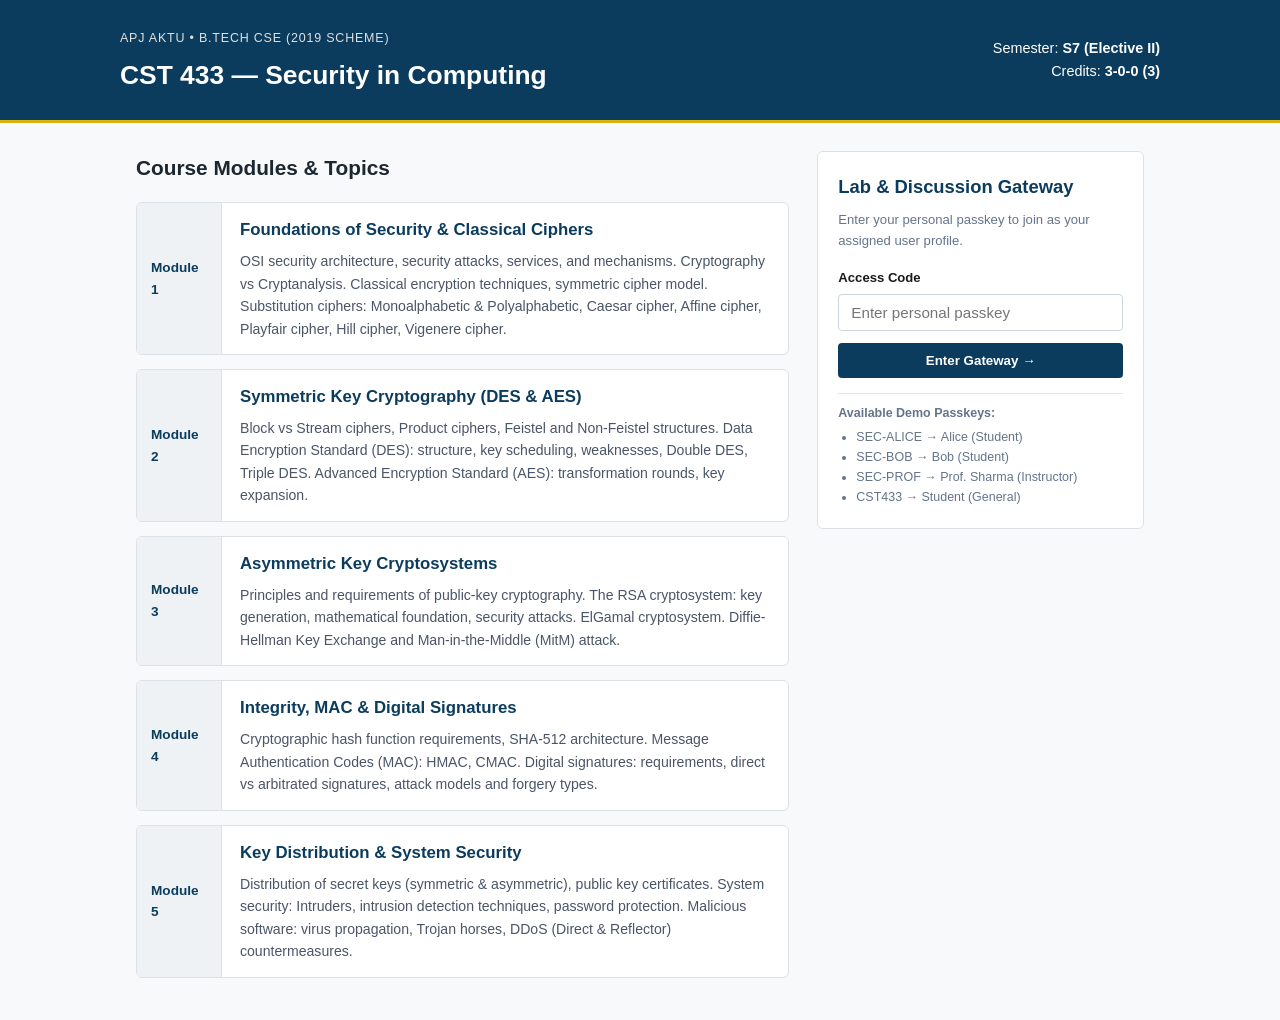
<file: index.html>
<!DOCTYPE html>
<html lang="en">
<head>
  <meta charset="UTF-8">
  <meta name="viewport" content="width=device-width, initial-scale=1.0">
  <title>CST 433: Security in Computing - Syllabus Hub</title>
  <link rel="stylesheet" href="style.css">
</head>
<body>

  <!-- Top Academic Navigation Bar -->
  <header class="univ-header">
    <div class="header-inner">
      <div>
        <span class="badge">APJ AKTU • B.Tech CSE (2019 Scheme)</span>
        <h1>CST 433 — Security in Computing</h1>
      </div>
      <div class="course-meta">
        <span>Semester: <strong>S7 (Elective II)</strong></span>
        <span>Credits: <strong>3-0-0 (3)</strong></span>
      </div>
    </div>
  </header>

  <main class="container">
    <div class="content-grid">
      <!-- Syllabus Section -->
      <section class="syllabus-panel">
        <h2>Course Modules & Topics</h2>
        
        <article class="module-card">
          <div class="module-num">Module 1</div>
          <div class="module-content">
            <h3>Foundations of Security & Classical Ciphers</h3>
            <p>OSI security architecture, security attacks, services, and mechanisms. Cryptography vs Cryptanalysis. Classical encryption techniques, symmetric cipher model. Substitution ciphers: Monoalphabetic & Polyalphabetic, Caesar cipher, Affine cipher, Playfair cipher, Hill cipher, Vigenere cipher.</p>
          </div>
        </article>

        <article class="module-card">
          <div class="module-num">Module 2</div>
          <div class="module-content">
            <h3>Symmetric Key Cryptography (DES & AES)</h3>
            <p>Block vs Stream ciphers, Product ciphers, Feistel and Non-Feistel structures. Data Encryption Standard (DES): structure, key scheduling, weaknesses, Double DES, Triple DES. Advanced Encryption Standard (AES): transformation rounds, key expansion.</p>
          </div>
        </article>

        <article class="module-card">
          <div class="module-num">Module 3</div>
          <div class="module-content">
            <h3>Asymmetric Key Cryptosystems</h3>
            <p>Principles and requirements of public-key cryptography. The RSA cryptosystem: key generation, mathematical foundation, security attacks. ElGamal cryptosystem. Diffie-Hellman Key Exchange and Man-in-the-Middle (MitM) attack.</p>
          </div>
        </article>

        <article class="module-card">
          <div class="module-num">Module 4</div>
          <div class="module-content">
            <h3>Integrity, MAC & Digital Signatures</h3>
            <p>Cryptographic hash function requirements, SHA-512 architecture. Message Authentication Codes (MAC): HMAC, CMAC. Digital signatures: requirements, direct vs arbitrated signatures, attack models and forgery types.</p>
          </div>
        </article>

        <article class="module-card">
          <div class="module-num">Module 5</div>
          <div class="module-content">
            <h3>Key Distribution & System Security</h3>
            <p>Distribution of secret keys (symmetric & asymmetric), public key certificates. System security: Intruders, intrusion detection techniques, password protection. Malicious software: virus propagation, Trojan horses, DDoS (Direct & Reflector) countermeasures.</p>
          </div>
        </article>
      </section>

      <!-- Portal Sidebar -->
      <aside class="sidebar-panel">
        <div class="auth-box">
          <h3>Lab & Discussion Gateway</h3>
          <p class="hint">Enter your personal passkey to join as your assigned user profile.</p>
          
          <form id="accessForm">
            <div class="input-group">
              <label for="passcode">Access Code</label>
              <input type="password" id="passcode" placeholder="Enter personal passkey" autocomplete="off" required>
            </div>
            <button type="submit" class="primary-btn">Enter Gateway →</button>
            <p id="errorMsg" class="error-text" style="display: none;">Invalid session code. Please verify.</p>
          </form>

          <div style="margin-top: 15px; font-size: 0.78rem; color: #64748b; border-top: 1px solid #e2e8f0; padding-top: 10px;">
            <strong>Available Demo Passkeys:</strong>
            <ul style="margin-left: 18px; margin-top: 4px;">
              <li><code>SEC-ALICE</code> &rarr; Alice (Student)</li>
              <li><code>SEC-BOB</code> &rarr; Bob (Student)</li>
              <li><code>SEC-PROF</code> &rarr; Prof. Sharma (Instructor)</li>
              <li><code>CST433</code> &rarr; Student (General)</li>
            </ul>
          </div>
        </div>
      </aside>
    </div>
  </main>

  <script>
    // Access code mapping to user profiles
    const ACCESS_REGISTRY = {
      "SEC-ALICE": { id: "u_alice", name: "Alice", role: "Student" },
      "SEC-BOB":   { id: "u_bob",   name: "Bob",   role: "Student" },
      "SEC-PROF":  { id: "u_prof",  name: "Prof. Sharma", role: "Instructor" },
      "CST433":    { id: "u_gen",   name: "Student", role: "Member" }
    };

    document.getElementById('accessForm').addEventListener('submit', function(e) {
      e.preventDefault();
      const code = document.getElementById('passcode').value.trim();
      const errorElem = document.getElementById('errorMsg');

      if (ACCESS_REGISTRY[code]) {
        const user = ACCESS_REGISTRY[code];
        localStorage.setItem("chat_user_id", user.id);
        localStorage.setItem("chat_user_name", user.name);
        localStorage.setItem("chat_user_role", user.role);
        window.location.href = "chat.html";
      } else {
        errorElem.style.display = "block";
      }
    });
  </script>
</body>
</html>
</file>
<file: style.css>
/* --- Global Reset & Clean Academic Look --- */
* {
  box-sizing: border-box;
  margin: 0;
  padding: 0;
  font-family: -apple-system, BlinkMacSystemFont, "Segoe UI", Roboto, Helvetica, Arial, sans-serif;
}

body {
  background-color: #f7f9fa;
  color: #1a1a1a;
  line-height: 1.6;
}

/* Syllabus Header */
.univ-header {
  background: #0b3c5d;
  color: #ffffff;
  padding: 24px 20px;
  border-bottom: 3px solid #d9b310;
}

.header-inner {
  max-width: 1040px;
  margin: 0 auto;
  display: flex;
  justify-content: space-between;
  align-items: center;
  flex-wrap: wrap;
  gap: 15px;
}

.univ-header h1 {
  font-size: 1.65rem;
  margin-top: 4px;
}

.badge {
  font-size: 0.78rem;
  text-transform: uppercase;
  letter-spacing: 0.8px;
  color: #e0e0e0;
}

.course-meta span {
  display: block;
  font-size: 0.9rem;
  text-align: right;
}

/* Layout Grid */
.container {
  max-width: 1040px;
  margin: 28px auto;
  padding: 0 16px;
}

.content-grid {
  display: grid;
  grid-template-columns: 2fr 1fr;
  gap: 28px;
}

@media (max-width: 768px) {
  .content-grid {
    grid-template-columns: 1fr;
  }
}

/* Module Cards */
.syllabus-panel h2 {
  font-size: 1.3rem;
  margin-bottom: 18px;
  color: #1d2731;
}

.module-card {
  display: flex;
  background: #ffffff;
  border: 1px solid #dce1e6;
  border-radius: 6px;
  margin-bottom: 14px;
  overflow: hidden;
}

.module-num {
  background: #eef2f5;
  color: #0b3c5d;
  font-weight: 700;
  font-size: 0.85rem;
  padding: 16px 14px;
  min-width: 85px;
  display: flex;
  align-items: center;
  justify-content: center;
  border-right: 1px solid #dce1e6;
}

.module-content {
  padding: 14px 18px;
}

.module-content h3 {
  font-size: 1.05rem;
  margin-bottom: 6px;
  color: #0b3c5d;
}

.module-content p {
  font-size: 0.88rem;
  color: #4a5568;
}

/* Sidebar Gateway Form */
.auth-box {
  background: #ffffff;
  border: 1px solid #dce1e6;
  padding: 20px;
  border-radius: 6px;
  position: sticky;
  top: 20px;
}

.auth-box h3 {
  font-size: 1.15rem;
  margin-bottom: 8px;
  color: #0b3c5d;
}

.hint {
  font-size: 0.82rem;
  color: #64748b;
  margin-bottom: 16px;
}

.input-group label {
  display: block;
  font-size: 0.82rem;
  font-weight: 600;
  margin-bottom: 6px;
}

.input-group input {
  width: 100%;
  padding: 9px 12px;
  border: 1px solid #cbd5e1;
  border-radius: 4px;
  font-size: 0.95rem;
  margin-bottom: 12px;
}

.primary-btn {
  width: 100%;
  padding: 10px;
  background: #0b3c5d;
  color: #ffffff;
  border: none;
  border-radius: 4px;
  font-weight: 600;
  cursor: pointer;
  transition: background 0.15s ease-in-out;
}

.primary-btn:hover {
  background: #08293f;
}

.error-text {
  color: #dc2626;
  font-size: 0.82rem;
  margin-top: 8px;
}

/* --- WhatsApp UI Styles --- */
.chat-body {
  background: #eae6df;
  height: 100vh;
  display: flex;
  justify-content: center;
  align-items: center;
  padding: 10px;
}

.wa-container {
  width: 100%;
  max-width: 800px;
  height: 94vh;
  background: #efeae2;
  display: flex;
  flex-direction: column;
  box-shadow: 0 4px 12px rgba(0,0,0,0.12);
  border-radius: 4px;
  overflow: hidden;
}

.wa-header {
  background: #075e54;
  color: #ffffff;
  padding: 10px 16px;
  display: flex;
  align-items: center;
  gap: 12px;
}

.wa-avatar {
  width: 40px;
  height: 40px;
  background: #128c7e;
  border-radius: 50%;
  display: flex;
  align-items: center;
  justify-content: center;
  font-weight: 700;
  color: #fff;
}

.wa-chat-info h3 {
  font-size: 1rem;
  line-height: 1.2;
}

.wa-chat-info p {
  font-size: 0.75rem;
  color: #d1fae5;
}

.wa-back-btn {
  margin-left: auto;
  color: #ffffff;
  text-decoration: none;
  font-size: 0.85rem;
  padding: 6px 10px;
  background: rgba(255,255,255,0.15);
  border-radius: 4px;
}

.wa-chat-area {
  flex: 1;
  overflow-y: auto;
  padding: 16px;
  display: flex;
  flex-direction: column;
  gap: 8px;
  background-image: radial-gradient(#d3cbbe 1px, transparent 1px);
  background-size: 20px 20px;
}

.wa-bubble {
  max-width: 65%;
  padding: 6px 9px;
  border-radius: 7.5px;
  font-size: 0.9rem;
  position: relative;
  word-wrap: break-word;
  box-shadow: 0 1px 0.5px rgba(11,20,26,0.13);
}

.wa-bubble.incoming {
  align-self: flex-start;
  background: #ffffff;
  border-top-left-radius: 0;
}

.wa-bubble.outgoing {
  align-self: flex-end;
  background: #d9fdd3;
  border-top-right-radius: 0;
}

.bubble-sender {
  font-size: 0.74rem;
  font-weight: bold;
  color: #075e54;
  margin-bottom: 2px;
}

.bubble-text {
  color: #111b21;
}

.bubble-time {
  font-size: 0.65rem;
  color: #667781;
  text-align: right;
  margin-top: 2px;
}

.wa-footer {
  background: #f0f2f5;
  padding: 8px 14px;
  display: flex;
  align-items: center;
  gap: 8px;
}

.wa-name-input, .wa-msg-input {
  border: none;
  border-radius: 8px;
  padding: 10px 12px;
  background: #ffffff;
  outline: none;
  font-size: 0.92rem;
}

.wa-msg-input {
  flex: 1;
}

.wa-send-btn {
  background: #00a884;
  color: #ffffff;
  border: none;
  border-radius: 50%;
  width: 42px;
  height: 42px;
  display: flex;
  align-items: center;
  justify-content: center;
  cursor: pointer;
  transition: transform 0.1s ease;
}

.wa-send-btn:active {
  transform: scale(0.95);
}

/* --- Multi-Chat Sidebar Layout --- */
.multi-chat-layout {
  display: flex !important;
  flex-direction: row !important;
  max-width: 1080px !important;
  height: 94vh;
}

.wa-sidebar {
  width: 340px;
  background: #ffffff;
  border-right: 1px solid #d1d7db;
  display: flex;
  flex-direction: column;
  flex-shrink: 0;
}

.wa-sidebar-header {
  background: #f0f2f5;
  padding: 10px 16px;
  display: flex;
  justify-content: space-between;
  align-items: center;
  border-bottom: 1px solid #e9edef;
}

.user-profile-badge {
  display: flex;
  align-items: center;
  gap: 10px;
}

.sidebar-title {
  font-weight: 700;
  font-size: 1.1rem;
  color: #111b21;
}

.sidebar-actions {
  display: flex;
  gap: 6px;
  align-items: center;
}

.icon-btn {
  background: #e9edef;
  border: none;
  border-radius: 50%;
  width: 34px;
  height: 34px;
  font-size: 1.1rem;
  font-weight: bold;
  cursor: pointer;
  display: flex;
  align-items: center;
  justify-content: center;
  color: #54656f;
  text-decoration: none;
  transition: background 0.15s;
}

.icon-btn:hover {
  background: #dfe3e7;
}

.wa-search-bar {
  padding: 8px 12px;
  border-bottom: 1px solid #e9edef;
  background: #fff;
}

.wa-search-bar input {
  width: 100%;
  padding: 7px 12px;
  border-radius: 8px;
  border: none;
  background: #f0f2f5;
  font-size: 0.88rem;
  outline: none;
}

.wa-rooms-list {
  flex: 1;
  overflow-y: auto;
}

/* Individual room item */
.room-item {
  display: flex;
  align-items: center;
  gap: 12px;
  padding: 12px 16px;
  cursor: pointer;
  border-bottom: 1px solid #f0f2f5;
  transition: background 0.15s;
}

.room-item:hover {
  background: #f5f6f6;
}

.room-item.active {
  background: #ebebeb;
}

.room-avatar {
  width: 44px;
  height: 44px;
  border-radius: 50%;
  background: #00a884;
  color: #fff;
  font-weight: 700;
  display: flex;
  align-items: center;
  justify-content: center;
  flex-shrink: 0;
}

.room-info {
  flex: 1;
  min-width: 0;
}

.room-info-header {
  display: flex;
  justify-content: space-between;
  align-items: baseline;
}

.room-name {
  font-size: 0.95rem;
  font-weight: 600;
  color: #111b21;
  white-space: nowrap;
  overflow: hidden;
  text-overflow: ellipsis;
}

.room-desc {
  font-size: 0.8rem;
  color: #667781;
  white-space: nowrap;
  overflow: hidden;
  text-overflow: ellipsis;
  margin-top: 2px;
}

/* Main chat container */
.wa-main-chat {
  flex: 1;
  display: flex;
  flex-direction: column;
  background: #efeae2;
  position: relative;
}

.empty-chat-notice {
  margin: auto;
  color: #667781;
  font-size: 0.95rem;
  background: rgba(255, 255, 255, 0.7);
  padding: 10px 18px;
  border-radius: 8px;
}

.mobile-back-btn {
  display: none;
  background: none;
  border: none;
  color: #fff;
  font-size: 1.3rem;
  cursor: pointer;
  margin-right: 6px;
}

/* Mobile responsive view: toggle list vs active chat */
@media (max-width: 768px) {
  .wa-sidebar {
    width: 100%;
  }

  .wa-main-chat {
    display: none;
    width: 100%;
  }

  .mobile-back-btn {
    display: inline-block;
  }

  /* When a chat is selected on mobile */
  .multi-chat-layout.chat-open .wa-sidebar {
    display: none;
  }

  .multi-chat-layout.chat-open .wa-main-chat {
    display: flex;
  }
}
/* --- Reply Bar & Bubble Quote Styles --- */
.wa-reply-bar {
  background: #f0f2f5;
  padding: 8px 14px;
  display: flex;
  justify-content: space-between;
  align-items: center;
  border-left: 4px solid #00a884;
  border-top: 1px solid #e9edef;
}

.reply-bar-content {
  overflow: hidden;
}

.reply-target-name {
  font-size: 0.78rem;
  font-weight: 700;
  color: #00a884;
}

.reply-target-text {
  font-size: 0.82rem;
  color: #54656f;
  white-space: nowrap;
  overflow: hidden;
  text-overflow: ellipsis;
}

.reply-cancel-btn {
  background: none;
  border: none;
  font-size: 1.25rem;
  cursor: pointer;
  color: #8696a0;
  padding: 0 4px;
}

.reply-cancel-btn:hover {
  color: #111b21;
}

/* Quote inside message bubbles */
.bubble-reply-quote {
  background: rgba(0, 0, 0, 0.05);
  border-left: 3px solid #00a884;
  padding: 4px 8px;
  border-radius: 4px;
  margin-bottom: 5px;
  font-size: 0.78rem;
}

.bubble-reply-quote .quote-sender {
  font-weight: 700;
  color: #075e54;
}

.bubble-reply-quote .quote-text {
  color: #54656f;
  white-space: nowrap;
  overflow: hidden;
  text-overflow: ellipsis;
}

/* Reply trigger button on bubble */
.bubble-actions {
  display: flex;
  justify-content: flex-end;
}

.reply-btn {
  background: none;
  border: none;
  color: #8696a0;
  font-size: 0.72rem;
  cursor: pointer;
  padding: 2px 4px;
}

.reply-btn:hover {
  color: #075e54;
  text-decoration: underline;
}
</file>
